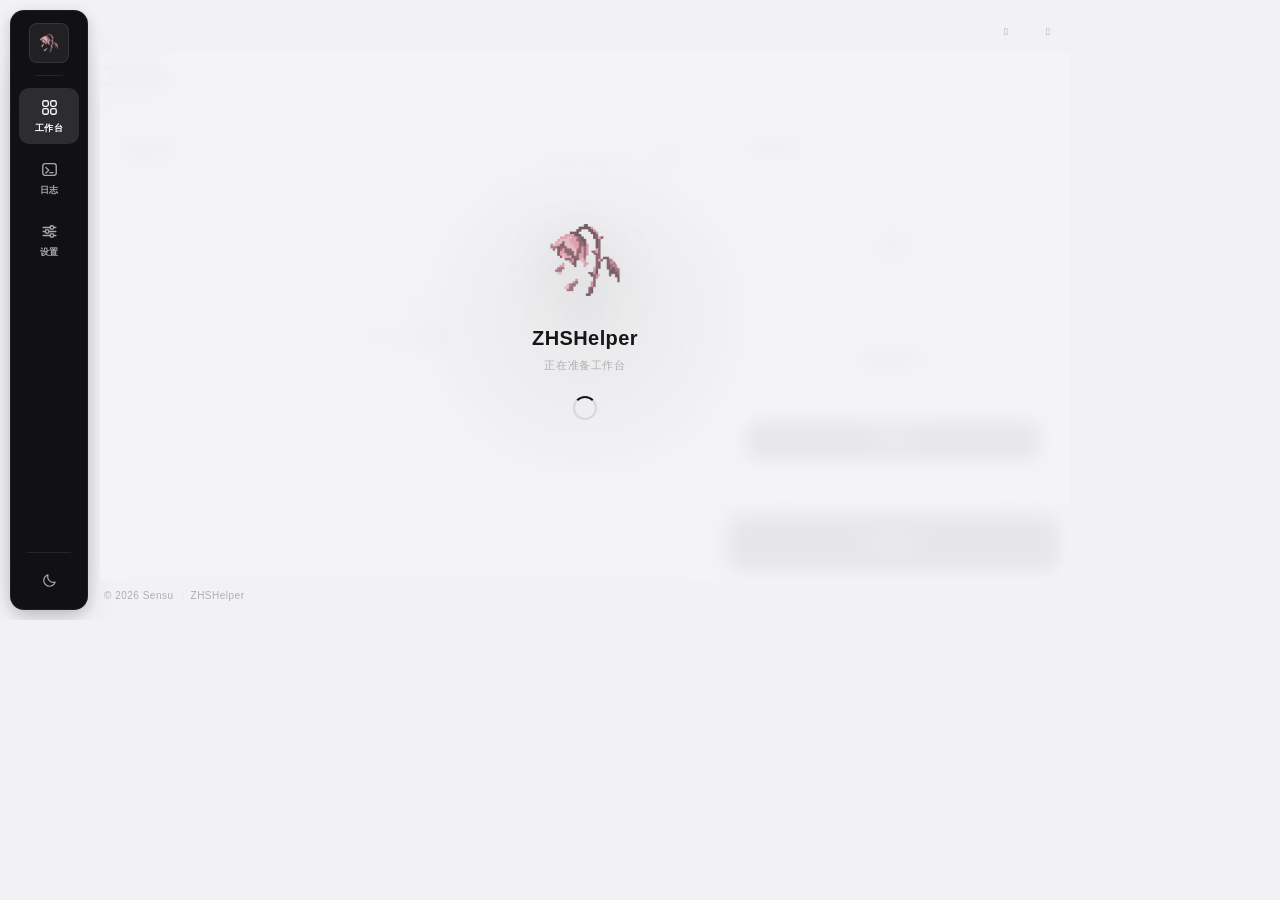
<file: gui/web/index.html>
<!doctype html>
<html lang="zh-CN" data-theme="light">
<head>
<meta charset="utf-8">
<title>ZHSHelper</title>
<link rel="stylesheet" href="style.css">
<script>
  /* theme hint before first paint: avoids a light flash for dark-mode users */
  try {
    if (localStorage.getItem("zhshelper.theme") === "dark") {
      document.documentElement.dataset.theme = "dark";
    }
  } catch (e) {}
</script>
</head>
<body>
<div class="app-shell">

  <aside class="rail">
    <div class="rail-brand" title="ZHSHelper"><img src="assets/logo.png" alt="ZHSHelper"></div>
    <div class="rail-divider"></div>

    <nav class="rail-nav">
      <button class="tab active" data-tab="dashboard" title="工作台">
        <svg class="tab-icon" viewBox="0 0 24 24" fill="none" stroke="currentColor" stroke-width="1.7" stroke-linecap="round" stroke-linejoin="round">
          <rect x="3.5" y="3.5" width="7" height="7" rx="2.2"/>
          <rect x="13.5" y="3.5" width="7" height="7" rx="2.2"/>
          <rect x="3.5" y="13.5" width="7" height="7" rx="2.2"/>
          <rect x="13.5" y="13.5" width="7" height="7" rx="2.2"/>
        </svg>
        <span class="tab-label">工作台</span>
      </button>
      <button class="tab" data-tab="logs" title="日志">
        <svg class="tab-icon" viewBox="0 0 24 24" fill="none" stroke="currentColor" stroke-width="1.7" stroke-linecap="round" stroke-linejoin="round">
          <rect x="3.5" y="4.5" width="17" height="15" rx="3"/>
          <path d="M7.5 9.5 11 13l-3.5 3.5M12.5 16h4"/>
        </svg>
        <span class="tab-label">日志</span>
        <span class="log-dot" id="log-dot" hidden></span>
      </button>
      <button class="tab" data-tab="settings" title="设置">
        <svg class="tab-icon" viewBox="0 0 24 24" fill="none" stroke="currentColor" stroke-width="1.7" stroke-linecap="round" stroke-linejoin="round">
          <path d="M4 7h9M17.5 7H20M4 12h3M11.5 12H20M4 17h9M17.5 17H20"/>
          <circle cx="15" cy="7" r="2.3"/>
          <circle cx="9" cy="12" r="2.3"/>
          <circle cx="15" cy="17" r="2.3"/>
        </svg>
        <span class="tab-label">设置</span>
      </button>
    </nav>

    <div class="rail-foot">
      <button id="btn-theme" class="theme-toggle" title="切换到深色模式" aria-label="切换主题">
        <svg class="theme-icon theme-icon-moon" viewBox="0 0 24 24" fill="none" stroke="currentColor" stroke-width="1.6" stroke-linecap="round" stroke-linejoin="round">
          <path d="M20 14.2A8.2 8.2 0 0 1 9.8 4a8.2 8.2 0 1 0 10.2 10.2Z"/>
        </svg>
        <svg class="theme-icon theme-icon-sun" viewBox="0 0 24 24" fill="none" stroke="currentColor" stroke-width="1.6" stroke-linecap="round" stroke-linejoin="round">
          <circle cx="12" cy="12" r="4.2"/>
          <path d="M12 3v2.2M12 18.8V21M3 12h2.2M18.8 12H21M5.6 5.6l1.6 1.6M16.8 16.8l1.6 1.6M18.4 5.6l-1.6 1.6M7.2 16.8l-1.6 1.6"/>
        </svg>
      </button>
    </div>
  </aside>

  <div class="main">

    <header class="titlebar">
      <div class="titlebar-drag pywebview-drag-region"></div>
      <div class="titlebar-buttons">
        <button id="btn-min" class="title-btn" title="最小化">&#xE921;</button>
        <button id="btn-close" class="title-btn title-btn-close" title="关闭">&#xE8BB;</button>
      </div>
    </header>

    <div class="shell-body">

      <div class="splash" id="splash">
        <div class="splash-halo"></div>
        <img class="splash-mark" src="assets/logo.png" alt="ZHSHelper">
        <div class="splash-title">ZHSHelper</div>
        <div class="splash-sub">正在准备工作台</div>
        <div class="splash-spinner"></div>
      </div>

      <div class="tab-panels">

        <section class="tab-panel active" id="panel-dashboard">
          <div class="page-head">
            <div class="page-head-copy">
              <h1 class="page-title">工作台</h1>
              <p class="page-sub">勾选课程，自动完成视频学习并实时同步进度</p>
            </div>
            <div class="page-head-badge">
              <span class="badge-dot"></span>
              本地运行
            </div>
          </div>

          <div class="dashboard-grid">

            <div class="col-main">
              <div class="card courses-card">
                <div class="card-head">
                  <div class="card-head-copy">
                    <div class="section-title">课程列表</div>
                    <div class="hint" id="courses-hint">先完成登录，再刷新课程列表。</div>
                  </div>
                  <div class="seg">
                    <button id="btn-select-all" class="seg-btn">全选</button>
                    <button id="btn-select-none" class="seg-btn">全不选</button>
                    <button id="btn-refresh-courses" class="seg-btn seg-btn-accent">
                      <svg viewBox="0 0 24 24" fill="none" stroke="currentColor" stroke-width="2" stroke-linecap="round" stroke-linejoin="round"><path d="M20 11a8 8 0 1 0-2.3 6.4"/><path d="M20 5v6h-6"/></svg>
                      刷新
                    </button>
                  </div>
                </div>

                <div class="course-scroll-wrap">
                  <div class="course-scroll">
                    <div class="course-group" id="group-zhidao" hidden>
                      <div class="course-group-title">
                        <span class="group-dot dot-zhidao"></span>
                        知到共享学分课
                        <span class="group-count" id="count-zhidao">0</span>
                      </div>
                      <div class="course-list" id="list-zhidao"><div class="empty-hint">暂无数据</div></div>
                    </div>

                    <div class="course-group" id="group-hike" hidden>
                      <div class="course-group-title">
                        <span class="group-dot dot-hike"></span>
                        校内学分课 (Hike)
                        <span class="group-count" id="count-hike">0</span>
                      </div>
                      <div class="course-list" id="list-hike"><div class="empty-hint">暂无数据</div></div>
                    </div>

                    <div class="courses-empty" id="courses-empty">
                      <span class="courses-empty-icon">
                        <svg viewBox="0 0 24 24" fill="none" stroke="currentColor" stroke-width="1.6" stroke-linecap="round" stroke-linejoin="round">
                          <rect x="3.5" y="4" width="17" height="14" rx="3"/>
                          <path d="M3.5 9h17M8 21h8"/>
                        </svg>
                      </span>
                      <div class="courses-empty-title">还没有课程数据</div>
                      <div class="courses-empty-sub">登录后点击「刷新」同步课程列表</div>
                    </div>
                  </div>
                </div>

                <div class="progress-block">
                  <div class="progress-head">
                    <div class="progress-label">实时进度<span class="live-dot" id="live-dot" title="运行中"></span></div>
                    <div class="progress-percent" id="progress-percent">--</div>
                  </div>
                  <div class="current-status">
                    <div class="current-course" id="current-course"></div>
                    <div class="current-video" id="current-video"></div>
                  </div>
                  <div class="progress-row">
                    <div class="progress-track"><div class="progress-fill" id="progress-fill"></div></div>
                  </div>
                  <div class="progress-caption" id="progress-caption">尚未开始</div>
                  <div class="captcha-alert" id="captcha-alert" hidden>
                    <div class="captcha-copy">
                      <div class="captcha-title">检测到人机验证</div>
                      <div class="captcha-sub" id="captcha-status">在打开的登录页完成验证后，回来重新运行</div>
                    </div>
                    <button id="btn-captcha-open" class="btn btn-primary btn-sm">打开验证页</button>
                  </div>
                </div>
              </div>
            </div>

            <div class="col-side">
              <div class="card login-card" id="login-card">
                <div class="card-head">
                  <div class="section-title">登录状态</div>
                  <div class="login-status-group">
                    <div class="status-chip" id="login-status">未登录</div>
                  </div>
                </div>
                <div class="login-body">
                  <div class="qr-box" id="qr-box">
                    <img id="qr-img" alt="登录二维码" hidden>

                    <div class="qr-art qr-idle" aria-hidden="true">
                      <svg viewBox="0 0 48 48" fill="none" stroke="currentColor" stroke-width="1.7" stroke-linecap="round" stroke-linejoin="round">
                        <rect x="8" y="8" width="13" height="13" rx="2.6"/>
                        <rect x="27" y="8" width="13" height="13" rx="2.6"/>
                        <rect x="8" y="27" width="13" height="13" rx="2.6"/>
                        <path d="M27 27h5.5v5.5H27z" fill="currentColor" stroke="none"/>
                        <path d="M36.5 27H40M27 36.5V40M36.5 36.5H40V40h-3.5z" fill="currentColor" stroke="none"/>
                      </svg>
                    </div>

                    <div class="qr-art qr-loader" aria-hidden="true">
                      <svg viewBox="0 0 56 56" fill="none">
                        <circle class="qr-loader-ring" cx="28" cy="28" r="22" stroke="currentColor" stroke-opacity=".22" stroke-width="1.6" stroke-dasharray="1.5 5"/>
                        <circle class="qr-loader-arc" cx="28" cy="28" r="22" stroke="currentColor" stroke-width="2.4" stroke-linecap="round" stroke-dasharray="32 106"/>
                        <circle class="qr-loader-arc qr-loader-arc-2" cx="28" cy="28" r="14" stroke="currentColor" stroke-opacity=".5" stroke-width="1.6" stroke-linecap="round" stroke-dasharray="12 76"/>
                        <circle cx="28" cy="28" r="2.4" fill="currentColor"/>
                      </svg>
                    </div>

                    <div class="qr-art qr-standby" aria-hidden="true">
                      <svg viewBox="0 0 56 56" fill="none" stroke="currentColor" stroke-width="2" stroke-linecap="round" stroke-linejoin="round">
                        <circle cx="28" cy="28" r="19" stroke-opacity=".22"/>
                        <path d="M19 28.5l6.2 6.2 11.5-12.5"/>
                      </svg>
                    </div>

                    <div id="qr-placeholder" class="qr-placeholder">点击"开始登录"生成二维码</div>
                  </div>
                  <div class="login-copy">
                    <div class="login-lead">智慧树账号</div>
                    <p class="login-desc">使用「智慧树」App 扫码，登录后可同步课程与学习进度。</p>
                    <div class="login-actions">
                      <button id="btn-login" class="btn btn-primary btn-block" title="点击生成二维码，用「智慧树」App 扫码登录">开始登录</button>
                      <button id="btn-cancel-login" class="btn btn-secondary btn-block" hidden>取消登录</button>
                      <button id="btn-relogin" class="btn btn-secondary btn-block" hidden>重新登录</button>
                    </div>
                  </div>
                </div>
              </div>

              <div class="run-card">
                <button id="btn-run-toggle" class="btn btn-run btn-primary">开始运行</button>
              </div>
            </div>

          </div>
        </section>

        <section class="tab-panel" id="panel-logs">
          <div class="page-head">
            <div class="page-head-copy">
              <h1 class="page-title">日志</h1>
              <p class="page-sub">运行与登录的实时输出，仅保存在本次会话</p>
            </div>
          </div>

          <div class="card log-card">
            <div class="log-toolbar">
              <span class="log-meta" id="log-meta">0 行</span>
              <button id="btn-log-autoscroll" class="log-btn active" aria-pressed="true">自动滚动</button>
              <button id="btn-log-clear" class="log-btn">清空</button>
            </div>
            <div class="log-view" id="log-view">
              <div class="log-empty" id="log-empty">
                <div class="log-empty-title">暂无日志</div>
                <div class="log-empty-sub">登录或开始运行后，输出会实时显示在这里</div>
              </div>
            </div>
          </div>
        </section>

        <section class="tab-panel" id="panel-settings">
          <div class="page-head">
            <div class="page-head-copy">
              <h1 class="page-title">设置</h1>
              <p class="page-sub">调整播放与完成判定参数，建议保持默认</p>
            </div>
          </div>

          <div class="settings-body">
            <div class="card">
              <div class="card-head">
                <div class="card-head-copy">
                  <div class="section-title">运行参数</div>
                  <div class="hint">留空表示使用程序内置的推荐值，不建议超过 8 倍速。</div>
                </div>
              </div>

              <div class="field-grid">
                <label class="field">
                  <span class="field-label">播放倍速</span>
                  <span class="field-input">
                    <input type="number" id="opt-speed" class="text-input" step="0.05" min="0.1" placeholder="默认最高">
                    <span class="field-unit">x</span>
                  </span>
                  <span class="field-help">视频播放速度</span>
                </label>
                <label class="field">
                  <span class="field-label">完成阈值</span>
                  <span class="field-input">
                    <input type="number" id="opt-threshold" class="text-input" step="0.01" min="0" max="1" placeholder="默认 0.91">
                  </span>
                  <span class="field-help">进度达到该比例视为完成</span>
                </label>
                <label class="field">
                  <span class="field-label">单课时限</span>
                  <span class="field-input">
                    <input type="number" id="opt-limit" class="text-input" step="1" min="0" placeholder="0 = 不限">
                    <span class="field-unit">分钟</span>
                  </span>
                  <span class="field-help">超时后跳过当前课时</span>
                </label>
              </div>
            </div>

            <div class="card">
              <div class="card-head">
                <div class="card-head-copy">
                  <div class="section-title">浏览器验证凭据</div>
                  <div class="hint">检测到人机验证时用于自动填写登录页；仅保存在本机 config.json。</div>
                </div>
              </div>

              <div class="field-grid field-grid-2">
                <label class="field">
                  <span class="field-label">账号</span>
                  <span class="field-input">
                    <input type="text" id="opt-username" class="text-input" autocomplete="off" placeholder="手机号 / 学号">
                  </span>
                  <span class="field-help">智慧树登录账号</span>
                </label>
                <label class="field">
                  <span class="field-label">密码</span>
                  <span class="field-input">
                    <input type="password" id="opt-password" class="text-input" autocomplete="off" placeholder="登录密码">
                  </span>
                  <span class="field-help">用于自动填写，不会上传</span>
                </label>
              </div>
            </div>

            <div class="card about-card">
              <div class="about-brand">
                <span class="about-mark"><img src="assets/logo.png" alt=""></span>
                <div class="about-copy">
                  <div class="about-name">ZHSHelper</div>
                  <div class="about-desc">智慧树自动学习助手 · 登录凭据仅保存在本机</div>
                </div>
              </div>
              <div class="about-meta">
                <span class="about-version" id="about-version"></span>
                <span class="status-sep"></span>
                <span>© 2026 Sensu</span>
              </div>
            </div>

            <div class="settings-actions">
              <button id="btn-save-settings" class="btn btn-primary">保存设置</button>
              <button id="btn-visit-site" class="btn btn-secondary">访问我的网站</button>
              <span class="save-hint" id="save-hint"></span>
            </div>
          </div>
        </section>

      </div>
    </div>

    <footer class="statusbar">
      <span class="status-left"><span id="status-text">© 2026 Sensu</span><span class="status-sep"></span><span class="status-brand">ZHSHelper</span></span>
      <span id="version-text"></span>
    </footer>

  </div>
</div>

<script src="app.js"></script>
</body>
</html>
</file>
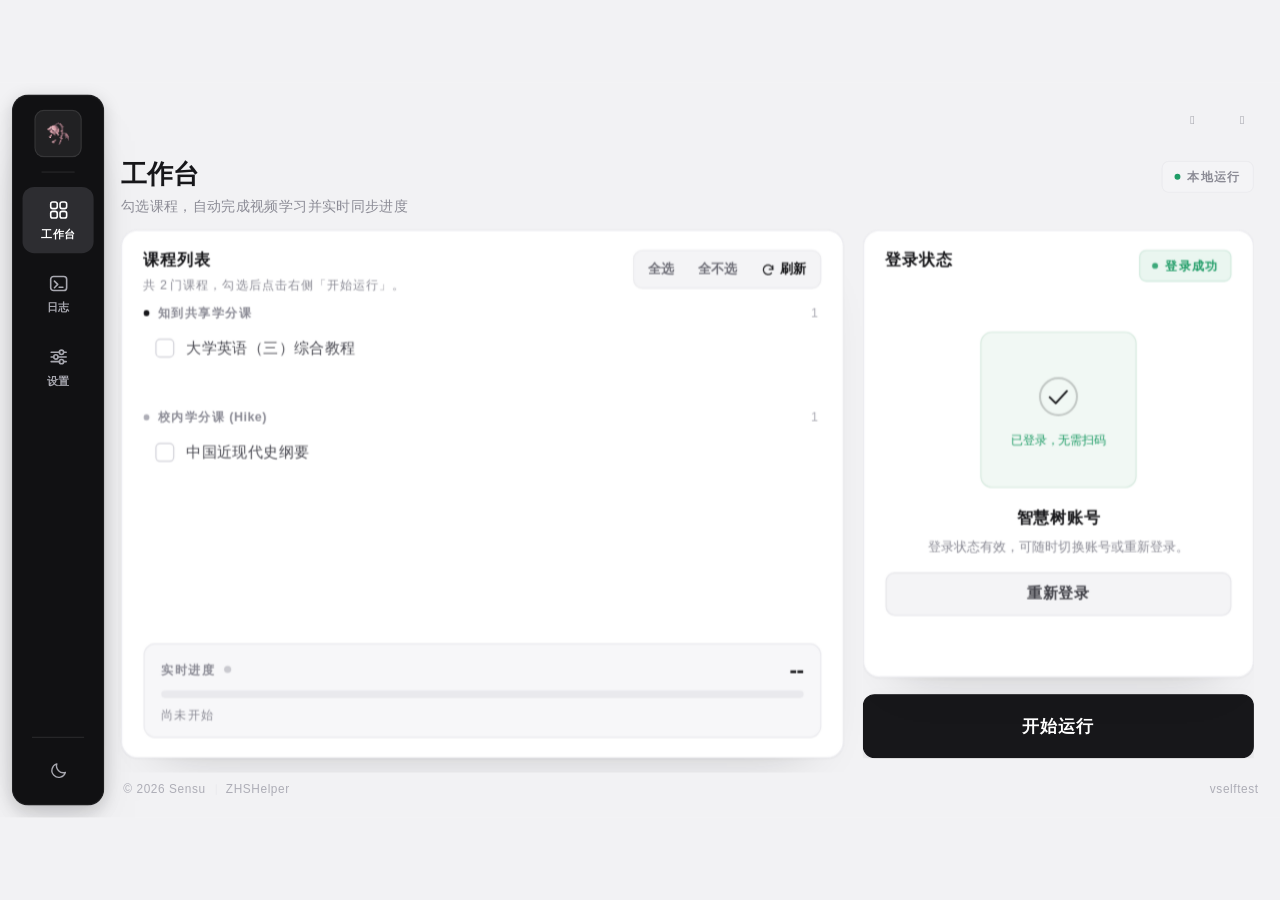
<file: gui/web/_selftest.html>
<!doctype html>
<html lang="zh-CN" data-theme="light">
<head>
<meta charset="utf-8">
<title>ZHSHelper selftest</title>
<link rel="stylesheet" href="style.css">
<script>
  /* theme hint before first paint: avoids a light flash for dark-mode users */
  try {
    if (localStorage.getItem("zhshelper.theme") === "dark") {
      document.documentElement.dataset.theme = "dark";
    }
  } catch (e) {}
</script>
</head>
<body>
<div class="app-shell">

  <aside class="rail">
    <div class="rail-brand" title="ZHSHelper"><img src="assets/logo.png" alt="ZHSHelper"></div>
    <div class="rail-divider"></div>

    <nav class="rail-nav">
      <button class="tab active" data-tab="dashboard" title="工作台">
        <svg class="tab-icon" viewBox="0 0 24 24" fill="none" stroke="currentColor" stroke-width="1.7" stroke-linecap="round" stroke-linejoin="round">
          <rect x="3.5" y="3.5" width="7" height="7" rx="2.2"/>
          <rect x="13.5" y="3.5" width="7" height="7" rx="2.2"/>
          <rect x="3.5" y="13.5" width="7" height="7" rx="2.2"/>
          <rect x="13.5" y="13.5" width="7" height="7" rx="2.2"/>
        </svg>
        <span class="tab-label">工作台</span>
      </button>
      <button class="tab" data-tab="logs" title="日志">
        <svg class="tab-icon" viewBox="0 0 24 24" fill="none" stroke="currentColor" stroke-width="1.7" stroke-linecap="round" stroke-linejoin="round">
          <rect x="3.5" y="4.5" width="17" height="15" rx="3"/>
          <path d="M7.5 9.5 11 13l-3.5 3.5M12.5 16h4"/>
        </svg>
        <span class="tab-label">日志</span>
        <span class="log-dot" id="log-dot" hidden></span>
      </button>
      <button class="tab" data-tab="settings" title="设置">
        <svg class="tab-icon" viewBox="0 0 24 24" fill="none" stroke="currentColor" stroke-width="1.7" stroke-linecap="round" stroke-linejoin="round">
          <path d="M4 7h9M17.5 7H20M4 12h3M11.5 12H20M4 17h9M17.5 17H20"/>
          <circle cx="15" cy="7" r="2.3"/>
          <circle cx="9" cy="12" r="2.3"/>
          <circle cx="15" cy="17" r="2.3"/>
        </svg>
        <span class="tab-label">设置</span>
      </button>
    </nav>

    <div class="rail-foot">
      <button id="btn-theme" class="theme-toggle" title="切换到深色模式" aria-label="切换主题">
        <svg class="theme-icon theme-icon-moon" viewBox="0 0 24 24" fill="none" stroke="currentColor" stroke-width="1.6" stroke-linecap="round" stroke-linejoin="round">
          <path d="M20 14.2A8.2 8.2 0 0 1 9.8 4a8.2 8.2 0 1 0 10.2 10.2Z"/>
        </svg>
        <svg class="theme-icon theme-icon-sun" viewBox="0 0 24 24" fill="none" stroke="currentColor" stroke-width="1.6" stroke-linecap="round" stroke-linejoin="round">
          <circle cx="12" cy="12" r="4.2"/>
          <path d="M12 3v2.2M12 18.8V21M3 12h2.2M18.8 12H21M5.6 5.6l1.6 1.6M16.8 16.8l1.6 1.6M18.4 5.6l-1.6 1.6M7.2 16.8l-1.6 1.6"/>
        </svg>
      </button>
    </div>
  </aside>

  <div class="main">

    <header class="titlebar">
      <div class="titlebar-drag pywebview-drag-region"></div>
      <div class="titlebar-buttons">
        <button id="btn-min" class="title-btn" title="最小化">&#xE921;</button>
        <button id="btn-close" class="title-btn title-btn-close" title="关闭">&#xE8BB;</button>
      </div>
    </header>

    <div class="shell-body">

      <div class="splash" id="splash">
        <div class="splash-halo"></div>
        <img class="splash-mark" src="assets/logo.png" alt="ZHSHelper">
        <div class="splash-title">ZHSHelper</div>
        <div class="splash-sub">正在准备工作台</div>
        <div class="splash-spinner"></div>
      </div>

      <div class="tab-panels">

        <section class="tab-panel active" id="panel-dashboard">
          <div class="page-head">
            <div class="page-head-copy">
              <h1 class="page-title">工作台</h1>
              <p class="page-sub">勾选课程，自动完成视频学习并实时同步进度</p>
            </div>
            <div class="page-head-badge">
              <span class="badge-dot"></span>
              本地运行
            </div>
          </div>

          <div class="dashboard-grid">

            <div class="col-main">
              <div class="card courses-card">
                <div class="card-head">
                  <div class="card-head-copy">
                    <div class="section-title">课程列表</div>
                    <div class="hint" id="courses-hint">先完成登录，再刷新课程列表。</div>
                  </div>
                  <div class="seg">
                    <button id="btn-select-all" class="seg-btn">全选</button>
                    <button id="btn-select-none" class="seg-btn">全不选</button>
                    <button id="btn-refresh-courses" class="seg-btn seg-btn-accent">
                      <svg viewBox="0 0 24 24" fill="none" stroke="currentColor" stroke-width="2" stroke-linecap="round" stroke-linejoin="round"><path d="M20 11a8 8 0 1 0-2.3 6.4"/><path d="M20 5v6h-6"/></svg>
                      刷新
                    </button>
                  </div>
                </div>

                <div class="course-scroll-wrap">
                  <div class="course-scroll">
                    <div class="course-group" id="group-zhidao" hidden>
                      <div class="course-group-title">
                        <span class="group-dot dot-zhidao"></span>
                        知到共享学分课
                        <span class="group-count" id="count-zhidao">0</span>
                      </div>
                      <div class="course-list" id="list-zhidao"><div class="empty-hint">暂无数据</div></div>
                    </div>

                    <div class="course-group" id="group-hike" hidden>
                      <div class="course-group-title">
                        <span class="group-dot dot-hike"></span>
                        校内学分课 (Hike)
                        <span class="group-count" id="count-hike">0</span>
                      </div>
                      <div class="course-list" id="list-hike"><div class="empty-hint">暂无数据</div></div>
                    </div>

                    <div class="courses-empty" id="courses-empty">
                      <span class="courses-empty-icon">
                        <svg viewBox="0 0 24 24" fill="none" stroke="currentColor" stroke-width="1.6" stroke-linecap="round" stroke-linejoin="round">
                          <rect x="3.5" y="4" width="17" height="14" rx="3"/>
                          <path d="M3.5 9h17M8 21h8"/>
                        </svg>
                      </span>
                      <div class="courses-empty-title">还没有课程数据</div>
                      <div class="courses-empty-sub">登录后点击「刷新」同步课程列表</div>
                    </div>
                  </div>
                </div>

                <div class="progress-block">
                  <div class="progress-head">
                    <div class="progress-label">实时进度<span class="live-dot" id="live-dot" title="运行中"></span></div>
                    <div class="progress-percent" id="progress-percent">--</div>
                  </div>
                  <div class="current-status">
                    <div class="current-course" id="current-course"></div>
                    <div class="current-video" id="current-video"></div>
                  </div>
                  <div class="progress-row">
                    <div class="progress-track"><div class="progress-fill" id="progress-fill"></div></div>
                  </div>
                  <div class="progress-caption" id="progress-caption">尚未开始</div>
                  <div class="captcha-alert" id="captcha-alert" hidden>
                    <div class="captcha-copy">
                      <div class="captcha-title">检测到人机验证</div>
                      <div class="captcha-sub" id="captcha-status">在打开的登录页完成验证后，回来重新运行</div>
                    </div>
                    <button id="btn-captcha-open" class="btn btn-primary btn-sm">打开验证页</button>
                  </div>
                </div>
              </div>
            </div>

            <div class="col-side">
              <div class="card login-card" id="login-card">
                <div class="card-head">
                  <div class="section-title">登录状态</div>
                  <div class="login-status-group">
                    <div class="status-chip" id="login-status">未登录</div>
                  </div>
                </div>
                <div class="login-body">
                  <div class="qr-box" id="qr-box">
                    <img id="qr-img" alt="登录二维码" hidden>

                    <div class="qr-art qr-idle" aria-hidden="true">
                      <svg viewBox="0 0 48 48" fill="none" stroke="currentColor" stroke-width="1.7" stroke-linecap="round" stroke-linejoin="round">
                        <rect x="8" y="8" width="13" height="13" rx="2.6"/>
                        <rect x="27" y="8" width="13" height="13" rx="2.6"/>
                        <rect x="8" y="27" width="13" height="13" rx="2.6"/>
                        <path d="M27 27h5.5v5.5H27z" fill="currentColor" stroke="none"/>
                        <path d="M36.5 27H40M27 36.5V40M36.5 36.5H40V40h-3.5z" fill="currentColor" stroke="none"/>
                      </svg>
                    </div>

                    <div class="qr-art qr-loader" aria-hidden="true">
                      <svg viewBox="0 0 56 56" fill="none">
                        <circle class="qr-loader-ring" cx="28" cy="28" r="22" stroke="currentColor" stroke-opacity=".22" stroke-width="1.6" stroke-dasharray="1.5 5"/>
                        <circle class="qr-loader-arc" cx="28" cy="28" r="22" stroke="currentColor" stroke-width="2.4" stroke-linecap="round" stroke-dasharray="32 106"/>
                        <circle class="qr-loader-arc qr-loader-arc-2" cx="28" cy="28" r="14" stroke="currentColor" stroke-opacity=".5" stroke-width="1.6" stroke-linecap="round" stroke-dasharray="12 76"/>
                        <circle cx="28" cy="28" r="2.4" fill="currentColor"/>
                      </svg>
                    </div>

                    <div class="qr-art qr-standby" aria-hidden="true">
                      <svg viewBox="0 0 56 56" fill="none" stroke="currentColor" stroke-width="2" stroke-linecap="round" stroke-linejoin="round">
                        <circle cx="28" cy="28" r="19" stroke-opacity=".22"/>
                        <path d="M19 28.5l6.2 6.2 11.5-12.5"/>
                      </svg>
                    </div>

                    <div id="qr-placeholder" class="qr-placeholder">点击"开始登录"生成二维码</div>
                  </div>
                  <div class="login-copy">
                    <div class="login-lead">智慧树账号</div>
                    <p class="login-desc">使用「智慧树」App 扫码，登录后可同步课程与学习进度。</p>
                    <div class="login-actions">
                      <button id="btn-login" class="btn btn-primary btn-block" title="点击生成二维码，用「智慧树」App 扫码登录">开始登录</button>
                      <button id="btn-cancel-login" class="btn btn-secondary btn-block" hidden>取消登录</button>
                      <button id="btn-relogin" class="btn btn-secondary btn-block" hidden>重新登录</button>
                    </div>
                  </div>
                </div>
              </div>

              <div class="run-card">
                <button id="btn-run-toggle" class="btn btn-run btn-primary">开始运行</button>
              </div>
            </div>

          </div>
        </section>

        <section class="tab-panel" id="panel-logs">
          <div class="page-head">
            <div class="page-head-copy">
              <h1 class="page-title">日志</h1>
              <p class="page-sub">运行与登录的实时输出，仅保存在本次会话</p>
            </div>
          </div>

          <div class="card log-card">
            <div class="log-toolbar">
              <span class="log-meta" id="log-meta">0 行</span>
              <button id="btn-log-autoscroll" class="log-btn active" aria-pressed="true">自动滚动</button>
              <button id="btn-log-clear" class="log-btn">清空</button>
            </div>
            <div class="log-view" id="log-view">
              <div class="log-empty" id="log-empty">
                <div class="log-empty-title">暂无日志</div>
                <div class="log-empty-sub">登录或开始运行后，输出会实时显示在这里</div>
              </div>
            </div>
          </div>
        </section>

        <section class="tab-panel" id="panel-settings">
          <div class="page-head">
            <div class="page-head-copy">
              <h1 class="page-title">设置</h1>
              <p class="page-sub">调整播放与完成判定参数，建议保持默认</p>
            </div>
          </div>

          <div class="settings-body">
            <div class="card">
              <div class="card-head">
                <div class="card-head-copy">
                  <div class="section-title">运行参数</div>
                  <div class="hint">留空表示使用程序内置的推荐值，不建议超过 8 倍速。</div>
                </div>
              </div>

              <div class="field-grid">
                <label class="field">
                  <span class="field-label">播放倍速</span>
                  <span class="field-input">
                    <input type="number" id="opt-speed" class="text-input" step="0.05" min="0.1" placeholder="默认最高">
                    <span class="field-unit">x</span>
                  </span>
                  <span class="field-help">视频播放速度</span>
                </label>
                <label class="field">
                  <span class="field-label">完成阈值</span>
                  <span class="field-input">
                    <input type="number" id="opt-threshold" class="text-input" step="0.01" min="0" max="1" placeholder="默认 0.91">
                  </span>
                  <span class="field-help">进度达到该比例视为完成</span>
                </label>
                <label class="field">
                  <span class="field-label">单课时限</span>
                  <span class="field-input">
                    <input type="number" id="opt-limit" class="text-input" step="1" min="0" placeholder="0 = 不限">
                    <span class="field-unit">分钟</span>
                  </span>
                  <span class="field-help">超时后跳过当前课时</span>
                </label>
              </div>
            </div>

            <div class="card">
              <div class="card-head">
                <div class="card-head-copy">
                  <div class="section-title">浏览器验证凭据</div>
                  <div class="hint">检测到人机验证时用于自动填写登录页；仅保存在本机 config.json。</div>
                </div>
              </div>

              <div class="field-grid field-grid-2">
                <label class="field">
                  <span class="field-label">账号</span>
                  <span class="field-input">
                    <input type="text" id="opt-username" class="text-input" autocomplete="off" placeholder="手机号 / 学号">
                  </span>
                  <span class="field-help">智慧树登录账号</span>
                </label>
                <label class="field">
                  <span class="field-label">密码</span>
                  <span class="field-input">
                    <input type="password" id="opt-password" class="text-input" autocomplete="off" placeholder="登录密码">
                  </span>
                  <span class="field-help">用于自动填写，不会上传</span>
                </label>
              </div>
            </div>

            <div class="card about-card">
              <div class="about-brand">
                <span class="about-mark"><img src="assets/logo.png" alt=""></span>
                <div class="about-copy">
                  <div class="about-name">ZHSHelper</div>
                  <div class="about-desc">智慧树自动学习助手 · 登录凭据仅保存在本机</div>
                </div>
              </div>
              <div class="about-meta">
                <span class="about-version" id="about-version"></span>
                <span class="status-sep"></span>
                <span>© 2026 Sensu</span>
              </div>
            </div>

            <div class="settings-actions">
              <button id="btn-save-settings" class="btn btn-primary">保存设置</button>
              <button id="btn-visit-site" class="btn btn-secondary">访问我的网站</button>
              <span class="save-hint" id="save-hint"></span>
            </div>
          </div>
        </section>

      </div>
    </div>

    <footer class="statusbar">
      <span class="status-left"><span id="status-text">© 2026 Sensu</span><span class="status-sep"></span><span class="status-brand">ZHSHelper</span></span>
      <span id="version-text"></span>
    </footer>

  </div>
</div>

<script>
  window.pywebview = {
    api: {
      get_bootstrap: function () {
        return Promise.resolve({ version: "selftest", loggedIn: true, settings: {}, state: { theme: "light" } });
      },
      get_courses: function () {
        return Promise.resolve([
          { id: "10086", name: "大学英语（三）综合教程", type: "zhidao" },
          { id: "20579", name: "中国近现代史纲要", type: "hike" }
        ]);
      },
      minimize_window: function () {}, close_window: function () {},
      start_qr_login: function () { return Promise.resolve({ ok: true }); },
      cancel_login: function () { return Promise.resolve(); },
      start_run: function () { return Promise.resolve({ ok: true }); },
      stop_run: function () { return Promise.resolve(); },
      save_settings: function () { return Promise.resolve(); },
      save_theme: function () { return Promise.resolve({ ok: true }); },
      open_captcha_flow: function () { return Promise.resolve({ ok: true, inApp: true, url: "https://studyh5.zhihuishu.com/" }); },
      open_url: function () {}
    }
  };
</script>
<script src="app.js"></script>
<script>
  window.dispatchEvent(new Event("pywebviewready"));
  document.title = "SELFTEST-READY";
</script>
</body>
</html>
</file>
<file: gui/web/style.css>
/* ==========================================================================
   ZHSHelper UI — light-first, dark-mode ready

   Layout: 1080x620 fixed canvas, uniformly scaled by app.js applyScale().
   Every color lives in a custom property below, so [data-theme="dark"]
   only swaps tokens - no component rules are duplicated per theme.
   Only index.html / style.css / app.js / assets/logo.png ship (see
   gui/resources.py): no font files, no external images, no CDNs.
   ========================================================================== */

:root {
  color-scheme: light;

  --page-flat: #F2F2F4;
  --app-bg: #F2F2F4;
  --grid-line: rgba(23, 23, 26, 0.035);
  --grid-opacity: 0;

  /* floating navigation rail (stays dark in both themes) */
  --rail-bg: #111113;
  --rail-border: rgba(255, 255, 255, 0.06);
  --rail-shadow: 0 26px 50px -30px rgba(15, 15, 20, 0.55), 0 4px 14px rgba(15, 15, 20, 0.18);
  --rail-tile-bg: rgba(255, 255, 255, 0.07);
  --rail-tile-border: rgba(255, 255, 255, 0.09);
  --rail-icon: #A7A7AF;
  --rail-icon-hover: #FFFFFF;
  --rail-hover-bg: rgba(255, 255, 255, 0.07);
  --rail-active-bg: #2D2D31;
  --rail-active-fg: #FFFFFF;
  --rail-divider: rgba(255, 255, 255, 0.09);

  /* text */
  --text: #17171A;
  --text-dim: #4B4B53;
  --text-muted: #8B8B95;
  --text-faint: #ADADB6;

  /* surfaces */
  --card-bg: #FFFFFF;
  --card-border: #EBEBEF;
  --card-shadow: 0 1px 2px rgba(16, 16, 20, 0.04), 0 24px 44px -34px rgba(16, 16, 20, 0.30);
  --card-inset: inset 0 1px 0 rgba(255, 255, 255, 0.9);
  --hover-bg: #F7F7F9;
  --selected-bg: #F0F0F3;
  --hairline: #F0F0F3;

  /* segmented control */
  --seg-bg: #F4F4F6;
  --seg-border: #ECECEF;
  --seg-fg: #6E6E77;
  --seg-hover: #E9E9ED;
  --seg-accent: #17171A;

  /* buttons */
  --primary-bg: #17171A;
  --primary-hover-bg: #000000;
  --primary-border: #17171A;
  --primary-fg: #FFFFFF;
  --primary-shadow: 0 6px 18px -10px rgba(17, 17, 20, 0.55);
  --primary-disabled-bg: #EDEDF0;
  --secondary-bg: #F4F4F6;
  --secondary-hover: #ECECEF;
  --secondary-border: #E7E7EB;
  --secondary-fg: #3E3E45;
  --warn-bg: #FBEDEC;
  --warn-border: #F1D5D2;
  --warn-fg: #C2473F;
  --warn-hover-bg: #D9544B;
  --warn-hover-fg: #FFFFFF;

  /* inputs */
  --field-bg: #F7F7F9;
  --field-border: #E8E8ED;
  --field-hover-border: #D9D9E0;
  --field-focus: #17171A;
  --field-focus-ring: rgba(23, 23, 26, 0.10);

  /* progress */
  --track: #E9E9ED;
  --fill-bg: linear-gradient(90deg, #17171A, #3F3F47);
  --fill-glow: none;
  --percent: #17171A;

  /* status */
  --chip-bg: #F4F4F6;
  --chip-border: #ECECEF;
  --ok: #1E9C66;
  --ok-bg: #EAF6F0;
  --ok-border: #D2EBDF;
  --bad: #C94A42;
  --bad-bg: #FBEDEC;
  --bad-border: #F1D6D3;
  --gold: #A3761C;
  --gold-bg: #FAF4E4;
  --gold-border: #EDDFC0;

  /* QR module */
  --qr-idle-bg: #FAFAFB;
  --qr-idle-border: #E3E3E9;
  --qr-has-bg: #FFFFFF;
  --qr-has-border: #ECECEF;
  --qr-standby-bg: #F1F8F4;
  --qr-standby-border: #D8EBE0;
  --qr-fg: #17171A;
  --qr-muted: #8B8B95;

  /* checkbox */
  --check-bg: #17171A;
  --check-border: #D3D3DA;
  --check-hover-border: #A8A8B3;
  --check-icon: url("data:image/svg+xml,%3Csvg xmlns='http://www.w3.org/2000/svg' viewBox='0 0 24 24' fill='none' stroke='%23FFFFFF' stroke-width='3.6' stroke-linecap='round' stroke-linejoin='round'%3E%3Cpath d='M20 6 9 17l-5-5'/%3E%3C/svg%3E");

  /* splash + misc */
  --splash-bg: rgba(244, 244, 246, 0.94);
  --splash-spinner-track: rgba(23, 23, 26, 0.10);
  --splash-halo: rgba(23, 23, 26, 0.05);
  --scroll-thumb: rgba(23, 23, 26, 0.16);
  --scroll-thumb-hover: rgba(23, 23, 26, 0.32);
  --focus-ring: rgba(23, 23, 26, 0.18);
  --statusbar-border: #E7E7EB;
  --empty-icon-bg: #F4F4F6;
  --empty-icon-border: #ECECEF;
  --empty-icon-fg: #6E6E77;

  --ease: cubic-bezier(.22, 1, .36, 1);
}

[data-theme="dark"] {
  color-scheme: dark;

  --page-flat: #111113;
  --app-bg: #111113;
  --grid-line: rgba(255, 255, 255, 0);
  --grid-opacity: 0;

  --rail-bg: #0C0C0E;
  --rail-border: rgba(255, 255, 255, 0.06);
  --rail-shadow: 0 26px 50px -30px rgba(0, 0, 0, 0.85), 0 4px 14px rgba(0, 0, 0, 0.35);
  --rail-tile-bg: rgba(255, 255, 255, 0.06);
  --rail-tile-border: rgba(255, 255, 255, 0.08);
  --rail-icon: #8E8E97;
  --rail-icon-hover: #FFFFFF;
  --rail-hover-bg: rgba(255, 255, 255, 0.07);
  --rail-active-bg: #26262B;
  --rail-active-fg: #FFFFFF;
  --rail-divider: rgba(255, 255, 255, 0.08);

  --text: #F2F2F4;
  --text-dim: #BDBDC5;
  --text-muted: #8C8C96;
  --text-faint: #66666F;

  --card-bg: #1A1A1E;
  --card-border: #2A2A31;
  --card-shadow: 0 1px 2px rgba(0, 0, 0, 0.45), 0 24px 44px -34px rgba(0, 0, 0, 0.9);
  --card-inset: inset 0 1px 0 rgba(255, 255, 255, 0.04);
  --hover-bg: #222227;
  --selected-bg: #26262C;
  --hairline: #26262C;

  --seg-bg: #202025;
  --seg-border: #2B2B32;
  --seg-fg: #98989F;
  --seg-hover: #2A2A31;
  --seg-accent: #F2F2F4;

  --primary-bg: #F2F2F4;
  --primary-hover-bg: #FFFFFF;
  --primary-border: #F2F2F4;
  --primary-fg: #111113;
  --primary-shadow: 0 8px 22px -14px rgba(0, 0, 0, 0.9);
  --primary-disabled-bg: #26262B;
  --secondary-bg: #222227;
  --secondary-hover: #2B2B32;
  --secondary-border: #303038;
  --secondary-fg: #C6C6CE;
  --warn-bg: rgba(255, 107, 122, 0.12);
  --warn-border: rgba(255, 107, 122, 0.26);
  --warn-fg: #FF97A2;
  --warn-hover-bg: #FF6B7A;
  --warn-hover-fg: #1C0A0D;

  --field-bg: #151518;
  --field-border: #2B2B32;
  --field-hover-border: #3A3A43;
  --field-focus: #F2F2F4;
  --field-focus-ring: rgba(242, 242, 244, 0.12);

  --track: #2A2A31;
  --fill-bg: linear-gradient(90deg, #F2F2F4, #CFCFD8);
  --fill-glow: none;
  --percent: #F2F2F4;

  --chip-bg: #202025;
  --chip-border: #2B2B32;
  --ok: #45D6A4;
  --ok-bg: rgba(69, 214, 164, 0.10);
  --ok-border: rgba(69, 214, 164, 0.20);
  --bad: #FF6B7A;
  --bad-bg: rgba(255, 107, 122, 0.10);
  --bad-border: rgba(255, 107, 122, 0.22);
  --gold: #F2C14E;
  --gold-bg: rgba(242, 193, 78, 0.10);
  --gold-border: rgba(242, 193, 78, 0.20);

  --qr-idle-bg: #151518;
  --qr-idle-border: #33333B;
  --qr-has-bg: #F2F4FC;
  --qr-has-border: #3A3A43;
  --qr-standby-bg: rgba(69, 214, 164, 0.08);
  --qr-standby-border: rgba(69, 214, 164, 0.22);
  --qr-fg: #F2F2F4;
  --qr-muted: #8C8C96;

  --check-bg: #F2F2F4;
  --check-border: #3A3A43;
  --check-hover-border: #6E6E78;
  --check-icon: url("data:image/svg+xml,%3Csvg xmlns='http://www.w3.org/2000/svg' viewBox='0 0 24 24' fill='none' stroke='%23111113' stroke-width='3.6' stroke-linecap='round' stroke-linejoin='round'%3E%3Cpath d='M20 6 9 17l-5-5'/%3E%3C/svg%3E");

  --splash-bg: rgba(17, 17, 19, 0.97);
  --splash-spinner-track: rgba(255, 255, 255, 0.10);
  --splash-halo: rgba(255, 255, 255, 0.05);
  --scroll-thumb: rgba(255, 255, 255, 0.14);
  --scroll-thumb-hover: rgba(255, 255, 255, 0.30);
  --focus-ring: rgba(242, 242, 244, 0.28);
  --statusbar-border: #232329;
  --empty-icon-bg: #222227;
  --empty-icon-border: #2B2B32;
  --empty-icon-fg: #8C8C96;
}

* { box-sizing: border-box; }

/* Project rule: `hidden` always wins over component display rules
   (.btn-block / .qr-box img set display, which would otherwise show
   elements app.js hides with the attribute). */
[hidden] { display: none !important; }

html, body {
  margin: 0;
  height: 100%;
  overflow: hidden;
  background: var(--page-flat);
  color: var(--text);
  font-family: "PingFang SC", -apple-system, BlinkMacSystemFont, "SF Pro Text",
               "SF Pro Display", "Hiragino Sans GB", "Helvetica Neue",
               "Segoe UI Variable Text", "Segoe UI", "Microsoft YaHei UI", "Microsoft YaHei", sans-serif;
  font-size: 13px;
  line-height: 1.45;
  -webkit-font-smoothing: antialiased;
  user-select: none;
  transition: background .2s ease;
}

input, textarea { user-select: text; }

/* The whole UI is authored at a fixed 1080x620 canvas and uniformly
   transform-scaled (see app.js applyScale()) to fit whatever size the
   window actually is - resizing scales everything together instead of
   reflowing, and never distorts the aspect ratio. */
.app-shell {
  position: absolute;
  top: 0;
  left: 0;
  width: 1080px;
  height: 620px;
  transform-origin: top left;
  z-index: 1;
  display: flex;
  flex-direction: row;
  gap: 12px;
  padding: 10px;
  overflow: hidden;
  background: var(--app-bg);
  transition: background .25s ease;
}

/* Faint engineering grid - dark theme only (--grid-opacity: 0 in light). */
.app-shell::before {
  content: "";
  position: absolute;
  inset: 0;
  pointer-events: none;
  opacity: var(--grid-opacity);
  background-image:
    linear-gradient(var(--grid-line) 1px, transparent 1px),
    linear-gradient(90deg, var(--grid-line) 1px, transparent 1px);
  background-size: 52px 52px;
  -webkit-mask-image: radial-gradient(ellipse 80% 70% at 50% 0%, #000 0%, transparent 78%);
  mask-image: radial-gradient(ellipse 80% 70% at 50% 0%, #000 0%, transparent 78%);
}

.app-shell > * { position: relative; z-index: 1; }

/* ---------------- navigation rail ---------------- */

.rail {
  flex: none;
  width: 78px;
  display: flex;
  flex-direction: column;
  align-items: center;
  padding: 12px 0 12px;
  border-radius: 14px;
  border: 1px solid var(--rail-border);
  background: var(--rail-bg);
  box-shadow: var(--rail-shadow);
  transition: background .25s ease;
}

.rail-brand {
  width: 40px;
  height: 40px;
  flex: none;
  display: grid;
  place-items: center;
  border-radius: 8px;
  background: var(--rail-tile-bg);
  border: 1px solid var(--rail-tile-border);
}

.rail-brand img { width: 24px; height: 24px; object-fit: contain; }

.rail-divider {
  flex: none;
  width: 28px;
  height: 1px;
  margin: 12px 0;
  background: var(--rail-divider);
}

.rail-nav {
  display: flex;
  flex-direction: column;
  align-items: center;
  gap: 6px;
  width: 100%;
}

.nav-rail .tab,
.rail .tab {
  position: relative;
  flex: none;
  width: 60px;
  height: 56px;
  display: flex;
  flex-direction: column;
  align-items: center;
  justify-content: center;
  gap: 5px;
  border: 0;
  background: transparent;
  color: var(--rail-icon);
  border-radius: 10px;
  cursor: pointer;
  transition: background .16s ease, color .16s ease;
}

.rail .tab:hover { background: var(--rail-hover-bg); color: var(--rail-icon-hover); }

.rail .tab.active {
  background: var(--rail-active-bg);
  color: var(--rail-active-fg);
}

.tab-icon { width: 19px; height: 19px; }

.tab-label {
  font-size: 9px;
  font-weight: 600;
  letter-spacing: 0.04em;
  color: inherit;
}

.rail-foot {
  margin-top: auto;
  flex: none;
  width: 44px;
  padding-top: 10px;
  border-top: 1px solid var(--rail-divider);
  display: flex;
  justify-content: center;
}

.theme-toggle {
  width: 34px;
  height: 34px;
  display: grid;
  place-items: center;
  border: 0;
  border-radius: 7px;
  background: transparent;
  color: var(--rail-icon);
  cursor: pointer;
  transition: background .16s ease, color .16s ease;
}

.theme-toggle:hover { background: var(--rail-hover-bg); color: var(--rail-icon-hover); }

.theme-icon { width: 17px; height: 17px; }
.theme-icon-sun { display: none; }
[data-theme="dark"] .theme-icon-moon { display: none; }
[data-theme="dark"] .theme-icon-sun { display: block; }

/* ---------------- main column ---------------- */

.main {
  flex: 1;
  min-width: 0;
  min-height: 0;
  display: flex;
  flex-direction: column;
}

/* ---------------- title bar ---------------- */

.titlebar {
  display: flex;
  align-items: center;
  height: 42px;
  flex: none;
  padding: 0 2px 0 6px;
}

.titlebar-drag { flex: 1; height: 100%; }

.titlebar-buttons { display: flex; align-items: center; gap: 2px; }

.title-btn {
  width: 40px;
  height: 28px;
  border: 0;
  background: transparent;
  color: var(--text-muted);
  font-family: "Segoe MDL2 Assets", "Segoe UI Symbol", sans-serif;
  font-size: 10px;
  cursor: pointer;
  border-radius: 6px;
  transition: background .15s ease, color .15s ease;
}

.title-btn:hover { background: var(--hover-bg); color: var(--text); }
.title-btn-close:hover { background: #E5484D; color: #fff; }

/* ---------------- splash ---------------- */

.shell-body {
  position: relative;
  flex: 1;
  min-height: 0;
  display: flex;
  flex-direction: row;
  overflow: hidden;
}

/* Covers the content area only (not rail/titlebar), so the custom
   min/close buttons stay usable while the splash is up. */
.splash {
  position: absolute;
  inset: 0;
  z-index: 50;
  display: flex;
  flex-direction: column;
  align-items: center;
  justify-content: center;
  background: var(--splash-bg);
  backdrop-filter: blur(10px);
  -webkit-backdrop-filter: blur(10px);
  transition: opacity .3s ease;
}

.splash.hide { opacity: 0; pointer-events: none; }

.splash-halo {
  position: absolute;
  width: 420px;
  height: 320px;
  border-radius: 50%;
  background: radial-gradient(circle, var(--splash-halo), transparent 68%);
  filter: blur(6px);
  pointer-events: none;
}

.splash-mark {
  position: relative;
  flex: none;
  width: 92px;
  height: 92px;
  object-fit: contain;
  filter: drop-shadow(0 16px 28px rgba(0, 0, 0, 0.12));
  animation: splash-in .6s var(--ease) both;
}

.splash-title {
  position: relative;
  margin-top: 18px;
  font-size: 20px;
  font-weight: 700;
  letter-spacing: 0.02em;
  color: var(--text);
  animation: splash-in .6s .06s var(--ease) both;
}

.splash-sub {
  position: relative;
  margin-top: 5px;
  font-size: 11px;
  letter-spacing: 0.06em;
  color: var(--text-faint);
  animation: splash-in .6s .12s var(--ease) both;
}

.splash-spinner {
  position: relative;
  flex: none;
  margin-top: 22px;
  width: 24px;
  height: 24px;
  border-radius: 50%;
  border: 2px solid var(--splash-spinner-track);
  border-top-color: var(--text);
  animation: splash-spin .85s linear infinite;
}

@keyframes splash-spin { to { transform: rotate(360deg); } }
@keyframes splash-in {
  from { opacity: 0; transform: translateY(6px); }
  to { opacity: 1; transform: translateY(0); }
}

/* ---------------- panels ---------------- */

.tab-panels {
  flex: 1;
  min-width: 0;
  min-height: 0;
  overflow: hidden;
  padding: 12px 12px 12px 2px;
}

.page-head {
  display: flex;
  align-items: flex-start;
  justify-content: space-between;
  gap: 16px;
  margin-bottom: 12px;
}

.page-head-copy { min-width: 0; }

.page-title {
  margin: 0;
  font-size: 22px;
  font-weight: 700;
  letter-spacing: -0.01em;
  color: var(--text);
  line-height: 1.25;
}

.page-sub {
  margin: 4px 0 0;
  font-size: 11.5px;
  color: var(--text-muted);
  letter-spacing: 0.01em;
  white-space: nowrap;
  overflow: hidden;
  text-overflow: ellipsis;
}

.page-head-badge {
  flex: none;
  display: inline-flex;
  align-items: center;
  gap: 6px;
  margin-top: 2px;
  padding: 5px 10px;
  border-radius: 6px;
  border: 1px solid var(--chip-border);
  background: var(--chip-bg);
  color: var(--text-muted);
  font-size: 10.5px;
  font-weight: 600;
  letter-spacing: 0.03em;
}

.badge-dot {
  width: 5px;
  height: 5px;
  border-radius: 50%;
  background: var(--ok);
}

.tab-panel { display: none; height: 100%; min-height: 0; }
.tab-panel.active {
  display: flex;
  flex-direction: column;
  animation: panel-in .3s var(--ease);
}

@keyframes panel-in {
  from { opacity: 0; transform: translateY(5px); }
  to { opacity: 1; transform: translateY(0); }
}

#panel-settings.active { display: block; overflow-y: auto; }

.dashboard-grid {
  flex: 1 1 auto;
  min-height: 0;
  display: flex;
  flex-direction: row;
  gap: 16px;
}

.col-main {
  flex: 1 1 0;
  min-width: 0;
  min-height: 0;
  display: flex;
  flex-direction: column;
}

.col-side {
  flex: 0 0 330px;
  min-width: 0;
  min-height: 0;
  display: flex;
  flex-direction: column;
  gap: 14px;
  overflow-y: auto;
}

/* ---------------- cards ---------------- */

.card {
  background: var(--card-bg);
  border: 1px solid var(--card-border);
  border-radius: 14px;
  padding: 16px 18px;
  box-shadow: var(--card-inset), var(--card-shadow);
  backdrop-filter: blur(14px);
  -webkit-backdrop-filter: blur(14px);
  transition: background .25s ease, border-color .25s ease;
}

.card-head {
  display: flex;
  align-items: flex-start;
  justify-content: space-between;
  gap: 12px;
  margin-bottom: 8px;
}

.card-head-copy { min-width: 0; }

.section-title {
  font-weight: 650;
  font-size: 13.5px;
  letter-spacing: 0.01em;
  color: var(--text);
  line-height: 1.35;
}

.hint {
  color: var(--text-muted);
  font-size: 10.5px;
  line-height: 1.55;
  margin: 3px 0 0;
}

/* ---------------- buttons ---------------- */

.btn-row { display: flex; gap: 10px; margin-top: 12px; align-items: center; }

.btn {
  border: 1px solid transparent;
  border-radius: 8px;
  font-family: inherit;
  font-weight: 600;
  font-size: 12.5px;
  letter-spacing: 0.01em;
  padding: 9px 16px;
  cursor: pointer;
  color: var(--text);
  background: transparent;
  transition: background .16s ease, border-color .16s ease, color .16s ease,
              box-shadow .16s ease, transform .12s var(--ease);
}

.btn:active { transform: translateY(1px) scale(0.995); }

.btn-block { width: 100%; display: block; }

.btn-primary {
  background: var(--primary-bg);
  border-color: var(--primary-border);
  color: var(--primary-fg);
  box-shadow: var(--primary-shadow);
}
.btn-primary:hover { background: var(--primary-hover-bg); }
.btn-primary:disabled {
  background: var(--primary-disabled-bg);
  border-color: transparent;
  color: var(--text-faint);
  box-shadow: none;
  cursor: default;
}

.btn-secondary {
  background: var(--secondary-bg);
  border-color: var(--secondary-border);
  color: var(--secondary-fg);
}
.btn-secondary:hover { background: var(--secondary-hover); color: var(--text); }
.btn-secondary:disabled { color: var(--text-faint); cursor: default; background: var(--secondary-bg); }

.btn-warn {
  background: var(--warn-bg);
  border-color: var(--warn-border);
  color: var(--warn-fg);
}
.btn-warn:hover { background: var(--warn-hover-bg); border-color: var(--warn-hover-bg); color: var(--warn-hover-fg); }
.btn-warn:disabled { color: var(--text-faint); background: var(--secondary-bg); border-color: transparent; cursor: default; }

/* The run button stands alone (no card chrome around it), so it carries its
   own visual weight instead of a title + border/background doing that job. */
.btn-run {
  width: 100%;
  height: 54px;
  padding: 0 18px;
  font-size: 14.5px;
  font-weight: 650;
  letter-spacing: 0.02em;
  border-radius: 10px;
}

.run-card { margin-top: auto; flex: none; }

/* ---------------- segmented control ---------------- */

.seg {
  display: inline-flex;
  align-items: center;
  gap: 2px;
  padding: 3px;
  border-radius: 8px;
  background: var(--seg-bg);
  border: 1px solid var(--seg-border);
  flex: none;
}

.seg-btn {
  display: inline-flex;
  align-items: center;
  gap: 4px;
  border: 0;
  background: transparent;
  color: var(--seg-fg);
  font-family: inherit;
  font-size: 11px;
  font-weight: 600;
  padding: 5px 9px;
  border-radius: 6px;
  cursor: pointer;
  transition: background .15s ease, color .15s ease;
}

.seg-btn svg { width: 12px; height: 12px; }
.seg-btn:hover { background: var(--seg-hover); color: var(--text); }
.seg-btn-accent { color: var(--seg-accent); }

/* ---------------- inputs ---------------- */

.text-input {
  width: 100%;
  background: var(--field-bg);
  color: var(--text);
  border: 1px solid var(--field-border);
  border-radius: 8px;
  padding: 10px 12px;
  font-size: 13px;
  font-family: inherit;
  font-variant-numeric: tabular-nums;
  transition: border-color .16s ease, box-shadow .16s ease, background .16s ease;
}

.text-input::placeholder { color: var(--text-faint); }
.text-input:hover { border-color: var(--field-hover-border); }
.text-input:focus {
  outline: none;
  border-color: var(--field-focus);
  box-shadow: 0 0 0 3px var(--field-focus-ring);
}

/* cleaner number fields: no spinners */
.text-input::-webkit-outer-spin-button,
.text-input::-webkit-inner-spin-button { -webkit-appearance: none; margin: 0; }

.field-grid {
  display: grid;
  grid-template-columns: repeat(3, minmax(0, 1fr));
  gap: 12px;
  margin-top: 4px;
}

.field-grid-2 { grid-template-columns: repeat(2, minmax(0, 1fr)); }

.field { display: flex; flex-direction: column; gap: 6px; min-width: 0; }

.field-label {
  font-size: 11.5px;
  font-weight: 600;
  color: var(--text-dim);
  letter-spacing: 0.02em;
}

.field-input { position: relative; display: flex; align-items: center; }
.field-input .text-input { padding-right: 34px; }

.field-unit {
  position: absolute;
  right: 12px;
  font-size: 10.5px;
  font-weight: 600;
  color: var(--text-faint);
  pointer-events: none;
}

.field-help { font-size: 10px; color: var(--text-faint); line-height: 1.5; }

/* ---------------- login ---------------- */

.login-status-group {
  display: flex;
  align-items: center;
  justify-content: flex-end;
  flex-wrap: wrap;
  gap: 6px;
  min-width: 0;
}

.login-card {
  position: relative;
  flex: 1 1 auto;
  min-height: 0;
  display: flex;
  flex-direction: column;
  overflow: hidden;
}

.login-card .card-head { position: relative; margin-bottom: 0; }

.login-card.compact #btn-login { display: none; }

.login-body {
  position: relative;
  flex: 1 1 auto;
  min-height: 0;
  display: flex;
  flex-direction: column;
  align-items: center;
  justify-content: center;
  gap: 16px;
  padding: 8px 0 2px;
}

/* ---------------- QR module ---------------- */

.qr-box {
  position: relative;
  flex: none;
  width: 132px;
  height: 132px;
  display: flex;
  flex-direction: column;
  align-items: center;
  justify-content: center;
  gap: 6px;
  border-radius: 10px;
  padding: 12px;
  background: var(--qr-idle-bg);
  border: 1px dashed var(--qr-idle-border);
  color: var(--qr-muted);
  overflow: hidden;
  transition: background .2s ease, border-color .2s ease, color .2s ease;
}

.qr-box.is-loading,
.qr-box.is-standby { border-style: solid; }

.qr-box.is-standby {
  background: var(--qr-standby-bg);
  border-color: var(--qr-standby-border);
  color: var(--ok);
}

/* a real QR needs a light, quiet background to scan reliably
   (app.js toggles .has-qr alongside the image's hidden attribute) */
.qr-box.has-qr {
  padding: 9px;
  background: var(--qr-has-bg);
  border: 1px solid var(--qr-has-border);
  box-shadow: 0 12px 28px -20px rgba(0, 0, 0, 0.35);
}

.qr-box img { width: 100%; height: 100%; object-fit: contain; display: block; }

.qr-art { display: none; flex: none; width: 46px; height: 46px; color: var(--qr-fg); }
.qr-art svg { width: 46px; height: 46px; display: block; }
.qr-art.qr-loader { width: 54px; height: 54px; }
.qr-art.qr-loader svg { width: 54px; height: 54px; }

/* idle: a quiet QR glyph */
.qr-box:not(.has-qr):not(.is-loading):not(.is-standby) .qr-idle { display: block; }

/* generating: radar sweep */
.qr-box.is-loading .qr-loader { display: block; }

.qr-box.is-loading { color: var(--text-dim); }
.qr-box.is-loading .qr-art { color: var(--qr-fg); }

.qr-loader { animation: qr-breathe 2.4s ease-in-out infinite; }

@keyframes qr-breathe {
  0%, 100% { transform: scale(1); opacity: 1; }
  50% { transform: scale(1.045); opacity: .9; }
}

.qr-loader-arc {
  transform-origin: center;
  animation: qr-spin 1.15s linear infinite;
}

.qr-loader-arc-2 {
  animation: qr-spin-rev 2.8s linear infinite;
}

.qr-loader-ring {
  transform-origin: center;
  animation: qr-spin 12s linear infinite;
}

@keyframes qr-spin { to { transform: rotate(360deg); } }
@keyframes qr-spin-rev { to { transform: rotate(-360deg); } }

/* logged in: standby check */
.qr-box.is-standby .qr-standby { display: block; }

.qr-placeholder {
  max-width: 108px;
  text-align: center;
  font-size: 10px;
  line-height: 1.55;
  color: inherit;
}

.qr-box.has-qr .qr-placeholder { display: none; }

.login-copy {
  display: flex;
  flex-direction: column;
  align-items: center;
  gap: 6px;
  width: 100%;
  min-width: 0;
}

.login-lead {
  font-size: 13.5px;
  font-weight: 650;
  color: var(--text);
  letter-spacing: 0.01em;
}

.login-desc {
  margin: 0;
  max-width: 230px;
  text-align: center;
  font-size: 11px;
  line-height: 1.6;
  color: var(--text-muted);
}

.login-actions { width: 100%; margin-top: 6px; }

.status-chip {
  display: inline-block;
  max-width: 200px;
  padding: 5px 10px;
  border-radius: 6px;
  background: var(--chip-bg);
  border: 1px solid var(--chip-border);
  color: var(--text-muted);
  font-size: 10.5px;
  font-weight: 600;
  letter-spacing: 0.02em;
  white-space: nowrap;
  overflow: hidden;
  text-overflow: ellipsis;
  vertical-align: middle;
}

.status-chip::before {
  content: "";
  display: inline-block;
  width: 5px;
  height: 5px;
  border-radius: 50%;
  background: currentColor;
  opacity: .85;
  margin-right: 6px;
  vertical-align: 1px;
}

.status-chip.ok { color: var(--ok); background: var(--ok-bg); border-color: var(--ok-border); }
.status-chip.bad { color: var(--bad); background: var(--bad-bg); border-color: var(--bad-border); }
.status-chip.pending { color: var(--gold); background: var(--gold-bg); border-color: var(--gold-border); }

/* ---------------- courses ---------------- */

.courses-card {
  flex: 1 1 0;
  min-height: 0;
  display: flex;
  flex-direction: column;
  overflow: hidden;
}

/* Both groups share ONE scroll area, so the visible list is as long as the
   card allows instead of each group being clipped to a tiny fixed slice. */
.course-scroll-wrap {
  position: relative;
  flex: 1 1 0;
  min-height: 0;
  display: flex;
}

/* the last visible row is often clipped mid-height - fade it out so it
   reads as "more below" instead of a rendering bug */
.course-scroll-wrap::after {
  content: "";
  position: absolute;
  left: 0;
  right: 4px;
  bottom: 0;
  height: 20px;
  pointer-events: none;
  background: linear-gradient(180deg, rgba(255, 255, 255, 0), rgba(255, 255, 255, 0.92));
}

[data-theme="dark"] .course-scroll-wrap::after {
  background: linear-gradient(180deg, rgba(26, 26, 30, 0), rgba(26, 26, 30, 0.95));
}

.course-scroll {
  flex: 1 1 0;
  min-height: 0;
  overflow-y: auto;
  display: flex;
  flex-direction: column;
  gap: 12px;
  padding-right: 3px;
  padding-bottom: 4px;
}

.course-group {
  flex: none;
  display: flex;
  flex-direction: column;
}

.course-group-title {
  flex: none;
  display: flex;
  align-items: center;
  gap: 7px;
  font-weight: 600;
  font-size: 10.5px;
  letter-spacing: 0.04em;
  color: var(--text-muted);
  margin-bottom: 5px;
}

.group-dot { width: 5px; height: 5px; border-radius: 50%; flex: none; }
.dot-zhidao { background: var(--text); }
.dot-hike { background: var(--text-faint); }

.group-count {
  margin-left: auto;
  color: var(--text-faint);
  font-size: 10.5px;
  font-weight: 500;
  font-variant-numeric: tabular-nums;
  letter-spacing: 0;
}

.course-list {
  flex: none;
  min-height: 56px;
  display: flex;
  flex-direction: column;
  gap: 1px;
}

.course-row {
  flex: none;
  display: flex;
  align-items: center;
  gap: 10px;
  padding: 8px 10px;
  border-radius: 6px;
  cursor: pointer;
  transition: background .15s ease;
}

.course-row:hover { background: var(--hover-bg); }
.course-row:has(.course-checkbox:checked) { background: var(--selected-bg); }

.course-row input[type="checkbox"] {
  appearance: none;
  -webkit-appearance: none;
  flex: none;
  width: 16px;
  height: 16px;
  margin: 0;
  border-radius: 4px;
  border: 1.5px solid var(--check-border);
  background: transparent;
  cursor: pointer;
  transition: background .15s ease, border-color .15s ease, box-shadow .15s ease;
}

.course-row input[type="checkbox"]:hover { border-color: var(--check-hover-border); }

.course-row input[type="checkbox"]:checked {
  border-color: transparent;
  background: var(--check-icon) center / 11px 11px no-repeat, var(--check-bg);
}

.course-name {
  flex: 1;
  min-width: 0;
  overflow: hidden;
  text-overflow: ellipsis;
  white-space: nowrap;
  font-size: 12.5px;
  color: var(--text-dim);
}

.course-row:has(.course-checkbox:checked) .course-name { color: var(--text); }

.empty-hint {
  flex: none;
  margin: auto;
  color: var(--text-faint);
  font-size: 11px;
  letter-spacing: 0.02em;
  padding: 6px 4px;
}

/* One calm, centered empty state for the whole list (the two group headings
   are hidden while they have no rows - see renderCourses in app.js). */
.courses-empty {
  flex: 1 1 auto;
  min-height: 0;
  display: flex;
  flex-direction: column;
  align-items: center;
  justify-content: center;
  gap: 4px;
  text-align: center;
  padding: 10px;
}

.courses-empty-icon {
  width: 40px;
  height: 40px;
  border-radius: 8px;
  display: grid;
  place-items: center;
  margin-bottom: 4px;
  color: var(--empty-icon-fg);
  background: var(--empty-icon-bg);
  border: 1px solid var(--empty-icon-border);
}

.courses-empty-icon svg { width: 19px; height: 19px; }

.courses-empty-title { font-size: 12.5px; font-weight: 600; color: var(--text-dim); }
.courses-empty-sub { font-size: 10.5px; color: var(--text-faint); letter-spacing: 0.02em; }

/* ---------------- progress ---------------- */

.progress-block {
  position: relative;
  flex: none;
  margin-top: 10px;
  padding: 12px 14px 11px;
  border-radius: 10px;
  border: 1px solid var(--card-border);
  background: var(--field-bg);
  overflow: hidden;
  transition: background .25s ease, border-color .25s ease;
}

.progress-head {
  display: flex;
  align-items: center;
  justify-content: space-between;
  gap: 10px;
}

.progress-label {
  display: inline-flex;
  align-items: center;
  font-weight: 600;
  font-size: 10.5px;
  letter-spacing: 0.04em;
  color: var(--text-muted);
}

.progress-percent {
  font-weight: 700;
  font-size: 19px;
  line-height: 1;
  letter-spacing: -0.02em;
  font-variant-numeric: tabular-nums;
  color: var(--percent);
}

.current-status { margin: 6px 0 8px; }
.current-course, .current-video { font-size: 12.5px; line-height: 1.5; }
.current-course { color: var(--text); font-weight: 600; }
.current-video { color: var(--text-muted); font-size: 11.5px; }
.current-course:empty, .current-video:empty { display: none; }

.progress-row { display: flex; align-items: center; gap: 12px; }

.progress-track {
  position: relative;
  flex: 1;
  height: 6px;
  border-radius: 3px;
  background: var(--track);
  overflow: hidden;
}

.progress-fill {
  position: relative;
  height: 100%;
  width: 0%;
  border-radius: 3px;
  background: var(--fill-bg);
  box-shadow: var(--fill-glow);
  transition: width .35s var(--ease);
  overflow: hidden;
}

/* soft light sweep while actually running (app.js toggles .active) */
.progress-fill.active::after {
  content: "";
  position: absolute;
  inset: 0;
  background: linear-gradient(90deg, transparent, rgba(255, 255, 255, 0.45), transparent);
  transform: translateX(-100%);
  animation: progress-sheen 2.1s ease-in-out infinite;
}

@keyframes progress-sheen {
  0% { transform: translateX(-100%); }
  55%, 100% { transform: translateX(100%); }
}

.progress-caption {
  margin-top: 7px;
  color: var(--text-muted);
  font-size: 10.5px;
  letter-spacing: 0.01em;
  white-space: nowrap;
  overflow: hidden;
  text-overflow: ellipsis;
}

.captcha-alert {
  display: flex;
  align-items: center;
  justify-content: space-between;
  gap: 12px;
  margin-top: 9px;
  padding: 9px 11px;
  border-radius: 7px;
  border: 1px solid var(--gold-border);
  background: var(--gold-bg);
  color: var(--gold);
}

.captcha-copy { min-width: 0; }

.captcha-title { font-size: 11.5px; font-weight: 700; line-height: 1.4; }

.captcha-sub {
  margin-top: 2px;
  font-size: 10.5px;
  font-weight: 500;
  line-height: 1.5;
  color: var(--gold);
  opacity: .85;
}

.captcha-alert .btn { flex: none; }

.live-dot {
  display: inline-block;
  width: 6px;
  height: 6px;
  border-radius: 50%;
  background: var(--text-faint);
  opacity: .6;
  margin-left: 7px;
  vertical-align: 1px;
  transition: background .2s ease, opacity .2s ease;
}
.live-dot.on {
  background: var(--ok);
  opacity: 1;
  animation: live-pulse 1.6s ease-in-out infinite;
}
@keyframes live-pulse { 0%, 100% { opacity: 1; } 50% { opacity: .35; } }

/* ---------------- settings ---------------- */

.settings-body {
  max-width: 780px;
  display: flex;
  flex-direction: column;
  gap: 14px;
}

.settings-actions {
  display: flex;
  align-items: center;
  gap: 10px;
}

.save-hint {
  color: var(--ok);
  font-size: 11.5px;
  font-weight: 600;
  letter-spacing: 0.02em;
}

/* ---------------- about ---------------- */

.about-card {
  display: flex;
  align-items: center;
  justify-content: space-between;
  gap: 16px;
}

.about-brand { display: flex; align-items: center; gap: 12px; min-width: 0; }

.about-mark {
  flex: none;
  width: 40px;
  height: 40px;
  border-radius: 8px;
  display: grid;
  place-items: center;
  background: var(--field-bg);
  border: 1px solid var(--field-border);
}

.about-mark img { width: 26px; height: 26px; object-fit: contain; }

.about-copy { min-width: 0; }

.about-name { font-size: 13px; font-weight: 650; color: var(--text); letter-spacing: 0.01em; }

.about-desc { margin-top: 3px; font-size: 10.5px; color: var(--text-faint); line-height: 1.5; }

.about-meta {
  flex: none;
  display: inline-flex;
  align-items: center;
  gap: 8px;
  font-size: 10px;
  letter-spacing: 0.04em;
  color: var(--text-faint);
}

.about-version {
  padding: 3px 8px;
  border-radius: 6px;
  background: var(--chip-bg);
  border: 1px solid var(--chip-border);
  color: var(--text-muted);
  font-size: 10px;
  font-weight: 600;
  letter-spacing: 0.03em;
  font-variant-numeric: tabular-nums;
}

/* ---------------- logs ---------------- */

.log-card {
  flex: 1 1 auto;
  min-height: 0;
  display: flex;
  flex-direction: column;
}

.log-toolbar {
  flex: none;
  display: flex;
  align-items: center;
  gap: 8px;
  margin-bottom: 10px;
}

.log-meta {
  margin-right: auto;
  font-size: 10.5px;
  color: var(--text-faint);
  letter-spacing: 0.03em;
  font-variant-numeric: tabular-nums;
}

.log-btn {
  display: inline-flex;
  align-items: center;
  gap: 6px;
  border: 1px solid var(--secondary-border);
  background: var(--secondary-bg);
  color: var(--secondary-fg);
  font-family: inherit;
  font-size: 11px;
  font-weight: 600;
  padding: 5px 10px;
  border-radius: 6px;
  cursor: pointer;
  transition: background .15s ease, color .15s ease, border-color .15s ease;
}

.log-btn:hover { background: var(--secondary-hover); color: var(--text); }
.log-btn.active { background: var(--selected-bg); color: var(--text); border-color: var(--card-border); }
.log-btn.active::before {
  content: "";
  width: 5px;
  height: 5px;
  border-radius: 50%;
  background: var(--ok);
}

.log-view {
  position: relative;
  flex: 1 1 auto;
  min-height: 0;
  overflow-y: auto;
  display: flex;
  flex-direction: column;
  gap: 2px;
  padding: 10px 12px;
  border: 1px solid var(--card-border);
  border-radius: 10px;
  background: var(--field-bg);
  color: var(--text-dim);
  font-family: "Cascadia Mono", "JetBrains Mono", Consolas, ui-monospace, "PingFang SC", monospace;
  font-size: 11px;
  line-height: 1.65;
}

.log-line { display: flex; gap: 10px; }

.log-time {
  flex: none;
  color: var(--text-faint);
  font-variant-numeric: tabular-nums;
  user-select: none;
}

.log-text {
  flex: 1;
  min-width: 0;
  white-space: pre-wrap;
  overflow-wrap: anywhere;
}

.log-line.err .log-text { color: var(--bad); }
.log-line.warn .log-text { color: var(--gold); }
.log-line.sys .log-text { color: var(--text); }

.log-empty {
  margin: auto;
  display: flex;
  flex-direction: column;
  gap: 4px;
  padding: 20px;
  text-align: center;
  font-family: "PingFang SC", -apple-system, BlinkMacSystemFont, "SF Pro Text",
               "SF Pro Display", "Hiragino Sans GB", "Helvetica Neue",
               "Segoe UI Variable Text", "Segoe UI", "Microsoft YaHei UI", "Microsoft YaHei", sans-serif;
}

.log-empty-title { font-size: 12.5px; font-weight: 600; color: var(--text-dim); }
.log-empty-sub { font-size: 10.5px; color: var(--text-faint); }

.log-dot {
  position: absolute;
  top: 8px;
  right: 10px;
  width: 6px;
  height: 6px;
  border-radius: 50%;
  background: var(--ok);
}

/* ---------------- statusbar ---------------- */

.statusbar {
  flex: none;
  display: flex;
  align-items: center;
  justify-content: space-between;
  height: 28px;
  padding: 0 8px 0 4px;
  color: var(--text-faint);
  font-size: 10px;
  letter-spacing: 0.05em;
}

.status-left { display: inline-flex; align-items: center; gap: 8px; }

.status-sep {
  width: 1px;
  height: 9px;
  background: var(--card-border);
}

.status-brand { color: var(--text-faint); }

/* ---------------- focus + scrollbars ---------------- */

:focus-visible {
  outline: 2px solid var(--field-focus);
  outline-offset: 2px;
}

::-webkit-scrollbar { width: 6px; height: 6px; }
::-webkit-scrollbar-track { background: transparent; }
::-webkit-scrollbar-thumb {
  background: var(--scroll-thumb);
  border-radius: 3px;
}
::-webkit-scrollbar-thumb:hover { background: var(--scroll-thumb-hover); }
</file>
